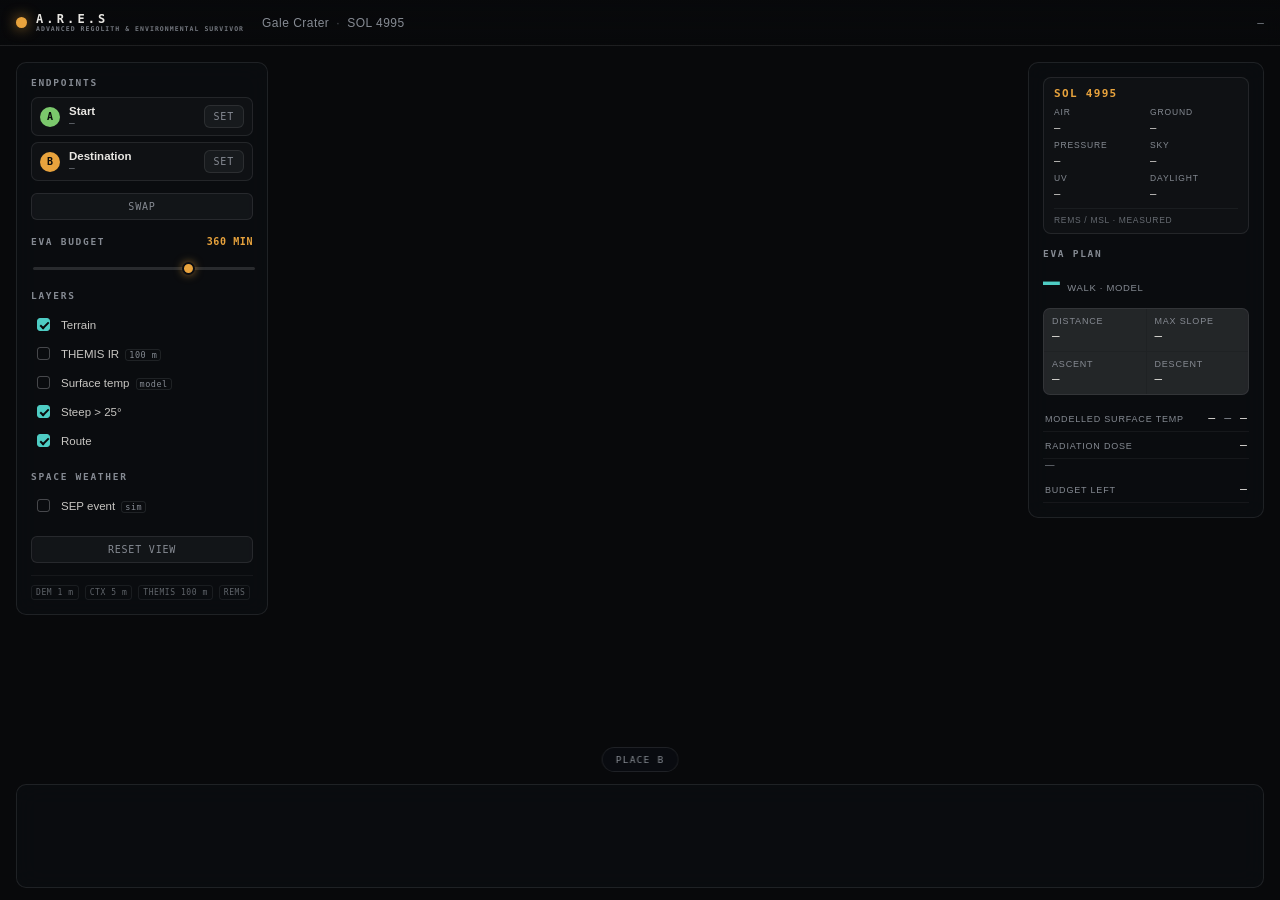
<file: index.html>
<!doctype html>
<html lang="en">
<head>
<meta charset="utf-8">
<title>A.R.E.S</title>
<meta http-equiv="refresh" content="0; url=./web/">
<link rel="canonical" href="./web/">
<style>
  html, body { margin: 0; height: 100%; }
  body {
    display: grid; place-items: center;
    background: #08090b; color: #868b93;
    font: 12px ui-monospace, Menlo, monospace;
    letter-spacing: 0.16em; text-transform: uppercase;
  }
  a { color: #e8a33d; text-decoration: none; }
</style>
</head>
<body>
<a href="./web/">A.R.E.S &middot; open</a>
</body>
</html>
</file>
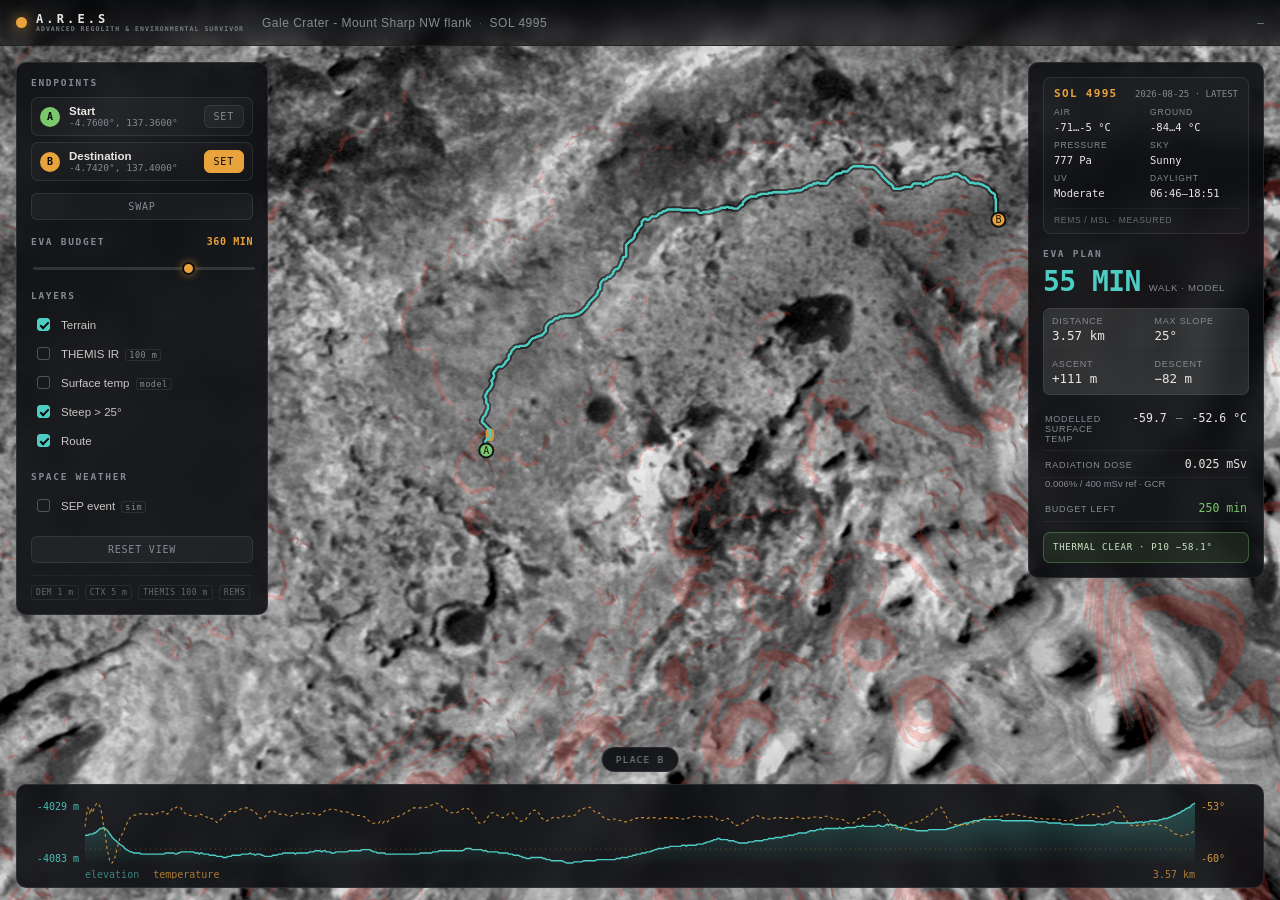
<file: web/index.html>
<!doctype html>
<html lang="en">
<head>
<meta charset="utf-8">
<meta name="viewport" content="width=device-width,initial-scale=1">
<title>A.R.E.S — Gale Crater traverse planning</title>
<meta name="description" content="A.R.E.S — Advanced Regolith &amp; Environmental Survivor. EVA traverse planning for human surface exploration on Mars.">
<link rel="stylesheet" href="css/app.css">
</head>
<body>

<canvas id="map"></canvas>

<header class="topbar">
  <div class="brand">
    <span class="mark"></span>
    <span class="brand-text">
      <b>A.R.E.S</b>
      <em>ADVANCED REGOLITH &amp; ENVIRONMENTAL SURVIVOR</em>
    </span>
  </div>
  <div class="loc"><span id="site">Gale Crater</span><span class="sep">·</span><span id="sol">SOL 4995</span></div>
  <div class="coords" id="coords">—</div>
</header>

<div id="masterwarn" class="masterwarn" hidden>
  <span class="mw-dot"></span>
  <span id="masterwarn-text">SEP EVENT &middot; SEEK SHELTER NOW</span>
</div>

<aside class="panel left">
  <section>
    <h2>Endpoints</h2>
    <div class="ep" data-ep="a">
      <span class="dot a">A</span>
      <div class="ep-txt"><b>Start</b><small id="a-lonlat">—</small></div>
      <button id="set-a" class="mini">SET</button>
    </div>
    <div class="ep" data-ep="b">
      <span class="dot b">B</span>
      <div class="ep-txt"><b>Destination</b><small id="b-lonlat">—</small></div>
      <button id="set-b" class="mini">SET</button>
    </div>
    <button id="swap" class="wide">SWAP</button>
  </section>

  <section>
    <h2>EVA budget <span class="val" id="budget-val">360 min</span></h2>
    <input id="budget" type="range" min="60" max="480" step="15" value="360">
  </section>

  <section>
    <h2>Layers</h2>
    <label class="chk"><input type="checkbox" id="lyr-terrain" checked><span>Terrain</span></label>
    <label class="chk"><input type="checkbox" id="lyr-thermal"><span>THEMIS IR <em>100 m</em></span></label>
    <label class="chk"><input type="checkbox" id="lyr-temp"><span>Surface temp <em>model</em></span></label>
    <label class="chk"><input type="checkbox" id="lyr-hazard" checked><span>Steep &gt; 25°</span></label>
    <label class="chk"><input type="checkbox" id="lyr-route" checked><span>Route</span></label>
  </section>

  <section>
    <h2>Space weather</h2>
    <label class="chk"><input type="checkbox" id="sep"><span>SEP event <em>sim</em></span></label>
  </section>

  <button id="fit" class="wide">RESET VIEW</button>

  <div class="sources">
    <span>DEM 1 m</span><span>CTX 5 m</span><span>THEMIS 100 m</span><span>REMS</span>
  </div>
</aside>

<aside class="panel right">

  <div class="sol">
    <div class="sol-head"><b id="sol-num">SOL 4995</b><span id="sol-date"></span></div>
    <div class="sol-grid">
      <div><small>air</small><b id="wx-air">—</b></div>
      <div><small>ground</small><b id="wx-ground">—</b></div>
      <div><small>pressure</small><b id="wx-press">—</b></div>
      <div><small>sky</small><b id="wx-sky">—</b></div>
      <div><small>uv</small><b id="wx-uv">—</b></div>
      <div><small>daylight</small><b id="wx-day">—</b></div>
    </div>
    <div class="sol-src">REMS / MSL · MEASURED</div>
  </div>

  <h2>EVA plan</h2>

  <div class="big"><span id="time">—</span><small>walk · model</small></div>

  <div class="grid">
    <div class="cell"><small>distance</small><b id="dist">—</b></div>
    <div class="cell"><small>max slope</small><b id="slope">—</b></div>
    <div class="cell"><small>ascent</small><b id="asc">—</b></div>
    <div class="cell"><small>descent</small><b id="desc">—</b></div>
  </div>

  <div class="row"><small>modelled surface temp</small><b><span id="tmin">—</span> <span class="arrow">–</span> <span id="tmax">—</span></b></div>
  <div class="row"><small>radiation dose</small><b id="dose">—</b></div>
  <div class="row sub"><small id="dosepct">—</small></div>
  <div class="row"><small>budget left</small><b id="budgetleft">—</b></div>

  <div id="pnr" class="alert" hidden></div>
  <div id="thermaladv" class="alert cold" hidden></div>
  <div id="warn" class="alert bad" hidden></div>
</aside>

<div id="tleg" class="legend" hidden>
  <span class="lbl">modelled surface temp</span>
  <span class="bar"></span>
  <span class="rng" id="tleg-rng">—</span>
</div>

<div id="thleg" class="legend lower" hidden>
  <span class="lbl">THEMIS IR</span>
  <span class="bar ir"></span>
  <span class="rng">100 m · relative</span>
</div>

<div id="hint" class="hint">PLACE B</div>

<footer class="profile-wrap">
  <canvas id="profile"></canvas>
</footer>

<script type="module" src="js/app.js"></script>
</body>
</html>
</file>
<file: web/css/app.css>
:root {
  --bg: #08090b;
  --panel: rgba(11, 13, 17, 0.88);
  --line: rgba(255, 255, 255, 0.09);
  --text: #e9e7e3;
  --dim: #868b93;
  --amber: #e8a33d;
  --cyan: #4ecdc4;
  --green: #7bc86c;
  --red: #e2574c;
  --mono: ui-monospace, "SF Mono", "Cascadia Mono", Menlo, Consolas, monospace;
  --sans: -apple-system, BlinkMacSystemFont, "Segoe UI", Inter, Roboto, sans-serif;
}

* { box-sizing: border-box; }

html, body {
  margin: 0;
  height: 100%;
  overflow: hidden;
  background: var(--bg);
  color: var(--text);
  font-family: var(--sans);
  -webkit-font-smoothing: antialiased;
}

#map {
  position: fixed;
  inset: 0;
  width: 100%;
  height: 100%;
  display: block;
  cursor: crosshair;
  touch-action: none;
}

/* ---------------------------------------------------------------- topbar */

.topbar {
  position: fixed;
  top: 0; left: 0; right: 0;
  height: 46px;
  display: flex;
  align-items: center;
  gap: 18px;
  padding: 0 16px;
  background: linear-gradient(to bottom, rgba(8, 9, 11, 0.94), rgba(8, 9, 11, 0.62));
  border-bottom: 1px solid var(--line);
  backdrop-filter: blur(8px);
  z-index: 20;
}

.brand {
  display: flex;
  align-items: center;
  gap: 9px;
  font-family: var(--mono);
  font-size: 12px;
  letter-spacing: 0.22em;
  font-weight: 600;
}

.mark {
  width: 11px; height: 11px;
  border-radius: 50%;
  background: var(--amber);
  box-shadow: 0 0 14px rgba(232, 163, 61, 0.75);
}

.loc {
  font-size: 12px;
  color: var(--dim);
  letter-spacing: 0.04em;
}
.loc .sep { margin: 0 7px; opacity: 0.5; }

.coords {
  margin-left: auto;
  font-family: var(--mono);
  font-size: 11px;
  color: var(--dim);
  letter-spacing: 0.02em;
  white-space: nowrap;
}

/* ---------------------------------------------------------------- panels */

.panel {
  position: fixed;
  top: 62px;
  width: 252px;
  max-height: calc(100vh - 210px);
  overflow-y: auto;
  padding: 14px;
  background: var(--panel);
  border: 1px solid var(--line);
  border-radius: 10px;
  backdrop-filter: blur(12px);
  z-index: 15;
  scrollbar-width: thin;
}

.panel.left  { left: 16px; }
.panel.right { right: 16px; width: 236px; }

.panel section { margin-bottom: 16px; }
.panel section:last-of-type { margin-bottom: 10px; }

h2 {
  margin: 0 0 9px;
  font-family: var(--mono);
  font-size: 9.5px;
  font-weight: 600;
  letter-spacing: 0.18em;
  text-transform: uppercase;
  color: var(--dim);
  display: flex;
  justify-content: space-between;
  align-items: center;
}

h2 .val {
  font-size: 10px;
  color: var(--amber);
  letter-spacing: 0.06em;
}

/* ---------------------------------------------------------------- endpoints */

.ep {
  display: flex;
  align-items: center;
  gap: 9px;
  padding: 7px 8px;
  margin-bottom: 6px;
  background: rgba(255, 255, 255, 0.025);
  border: 1px solid var(--line);
  border-radius: 7px;
}

.dot {
  width: 20px; height: 20px;
  border-radius: 50%;
  display: grid;
  place-items: center;
  font-family: var(--mono);
  font-size: 10px;
  font-weight: 700;
  color: #08090b;
  flex: none;
}
.dot.a { background: var(--green); }
.dot.b { background: var(--amber); }

.ep-txt { min-width: 0; flex: 1; }
.ep-txt b { display: block; font-size: 11.5px; font-weight: 600; }
.ep-txt small {
  display: block;
  font-family: var(--mono);
  font-size: 9.5px;
  color: var(--dim);
  white-space: nowrap;
  overflow: hidden;
  text-overflow: ellipsis;
}

button {
  font-family: var(--mono);
  font-size: 10px;
  letter-spacing: 0.08em;
  color: var(--dim);
  background: rgba(255, 255, 255, 0.04);
  border: 1px solid var(--line);
  border-radius: 6px;
  padding: 5px 9px;
  cursor: pointer;
  transition: 0.14s;
}
button:hover { color: var(--text); border-color: rgba(255, 255, 255, 0.22); }
button.mini { flex: none; }
button.mini.on {
  color: #08090b;
  background: var(--amber);
  border-color: var(--amber);
}
button.wide { width: 100%; margin-top: 6px; padding: 7px; }

/* ---------------------------------------------------------------- range */

input[type="range"] {
  -webkit-appearance: none;
  appearance: none;
  width: 100%;
  height: 3px;
  background: rgba(255, 255, 255, 0.13);
  border-radius: 2px;
  outline: none;
}
input[type="range"]::-webkit-slider-thumb {
  -webkit-appearance: none;
  width: 13px; height: 13px;
  border-radius: 50%;
  background: var(--amber);
  border: 2px solid #0b0d11;
  box-shadow: 0 0 8px rgba(232, 163, 61, 0.6);
  cursor: pointer;
}
input[type="range"]::-moz-range-thumb {
  width: 11px; height: 11px;
  border-radius: 50%;
  background: var(--amber);
  border: 2px solid #0b0d11;
  cursor: pointer;
}

.scale {
  display: flex;
  justify-content: space-between;
  margin-top: 4px;
  font-family: var(--mono);
  font-size: 9px;
  color: rgba(134, 139, 147, 0.7);
}

/* ---------------------------------------------------------------- layers */

.chk {
  display: flex;
  align-items: center;
  gap: 8px;
  padding: 5px 2px;
  font-size: 11.5px;
  cursor: pointer;
  color: #c8c6c2;
}
.chk input {
  appearance: none;
  width: 13px; height: 13px;
  border: 1px solid rgba(255, 255, 255, 0.25);
  border-radius: 3px;
  background: transparent;
  cursor: pointer;
  flex: none;
  position: relative;
}
.chk input:checked {
  background: var(--cyan);
  border-color: var(--cyan);
}
.chk input:checked::after {
  content: "";
  position: absolute;
  left: 3.5px; top: 0.5px;
  width: 3px; height: 7px;
  border: solid #08090b;
  border-width: 0 2px 2px 0;
  transform: rotate(45deg);
}

/* ---------------------------------------------------------------- results */

.big {
  display: flex;
  align-items: baseline;
  gap: 8px;
  margin: 2px 0 12px;
}
.big span {
  font-family: var(--mono);
  font-size: 30px;
  font-weight: 600;
  letter-spacing: -0.02em;
  line-height: 1;
  color: var(--cyan);
}
.big small {
  font-size: 9.5px;
  letter-spacing: 0.1em;
  text-transform: uppercase;
  color: var(--dim);
}

.grid {
  display: grid;
  grid-template-columns: 1fr 1fr;
  gap: 1px;
  background: var(--line);
  border: 1px solid var(--line);
  border-radius: 7px;
  overflow: hidden;
  margin-bottom: 10px;
}
.cell {
  background: rgba(255, 255, 255, 0.018);
  padding: 7px 8px;
}
.cell small, .row small {
  display: block;
  font-size: 9px;
  letter-spacing: 0.09em;
  text-transform: uppercase;
  color: var(--dim);
}
.cell b {
  font-family: var(--mono);
  font-size: 12.5px;
  font-weight: 500;
  color: var(--text);
}

.row {
  display: flex;
  justify-content: space-between;
  align-items: baseline;
  gap: 8px;
  padding: 6px 2px;
  border-bottom: 1px solid rgba(255, 255, 255, 0.05);
}
.row b {
  font-family: var(--mono);
  font-size: 11.5px;
  font-weight: 500;
  white-space: nowrap;
}
.row.sub {
  padding-top: 0;
  border-bottom: none;
}
.row.sub small { text-transform: none; letter-spacing: 0; font-size: 9.5px; }
.arrow { color: var(--dim); margin: 0 2px; }

.alert {
  margin-top: 10px;
  padding: 8px 9px;
  border-radius: 7px;
  font-family: var(--mono);
  font-size: 9.5px;
  line-height: 1.5;
  letter-spacing: 0.02em;
  color: #ffd8d3;
  background: rgba(226, 87, 76, 0.12);
  border: 1px solid rgba(226, 87, 76, 0.45);
}
.alert.bad { color: #ffc9c2; }

.foot {
  display: flex;
  justify-content: space-between;
  margin-top: 12px;
  padding-top: 8px;
  border-top: 1px solid rgba(255, 255, 255, 0.05);
}
.foot small {
  font-size: 9px;
  letter-spacing: 0.09em;
  text-transform: uppercase;
  color: var(--dim);
}
.foot b { font-family: var(--mono); font-size: 10px; color: var(--dim); font-weight: 400; }

/* ---------------------------------------------------------------- hint + profile */

.hint {
  position: fixed;
  bottom: 128px;
  left: 50%;
  transform: translateX(-50%);
  padding: 6px 13px;
  border-radius: 20px;
  background: rgba(11, 13, 17, 0.9);
  border: 1px solid var(--line);
  font-family: var(--mono);
  font-size: 9.5px;
  letter-spacing: 0.13em;
  text-transform: uppercase;
  color: var(--dim);
  pointer-events: none;
  z-index: 14;
  backdrop-filter: blur(6px);
}

.profile-wrap {
  position: fixed;
  left: 16px; right: 16px; bottom: 12px;
  height: 104px;
  padding: 8px 10px;
  background: var(--panel);
  border: 1px solid var(--line);
  border-radius: 10px;
  backdrop-filter: blur(12px);
  z-index: 15;
}

#profile { width: 100%; height: 100%; display: block; }

/* ---------------------------------------------------------------- legend */

.legend {
  position: fixed;
  left: 16px;
  bottom: 128px;
  display: flex;
  align-items: center;
  gap: 9px;
  padding: 7px 11px;
  background: rgba(11, 13, 17, 0.9);
  border: 1px solid var(--line);
  border-radius: 8px;
  backdrop-filter: blur(8px);
  z-index: 14;
}
.legend .lbl {
  font-family: var(--mono);
  font-size: 9px;
  letter-spacing: 0.13em;
  text-transform: uppercase;
  color: var(--dim);
}
.legend .bar {
  width: 96px;
  height: 7px;
  border-radius: 4px;
  background: linear-gradient(to right, #263e7a, #3a769e, #7aa894, #d0c27a, #d08656, #a6423a);
}
.legend .rng {
  font-family: var(--mono);
  font-size: 9.5px;
  color: #c8c6c2;
  white-space: nowrap;
}

/* author display rules must not defeat the hidden attribute */
[hidden] { display: none !important; }

/* ---------------------------------------------------------------- sol card */

.sol {
  margin-bottom: 14px;
  padding: 9px 10px 8px;
  background: rgba(255, 255, 255, 0.025);
  border: 1px solid var(--line);
  border-radius: 8px;
}
.sol-head {
  display: flex;
  justify-content: space-between;
  align-items: baseline;
  margin-bottom: 7px;
}
.sol-head b {
  font-family: var(--mono);
  font-size: 11px;
  letter-spacing: 0.12em;
  color: var(--amber);
}
.sol-head span {
  font-family: var(--mono);
  font-size: 9px;
  color: var(--dim);
}
.sol-grid {
  display: grid;
  grid-template-columns: 1fr 1fr;
  gap: 5px 8px;
}
.sol-grid small {
  display: block;
  font-size: 8.5px;
  letter-spacing: 0.1em;
  text-transform: uppercase;
  color: var(--dim);
}
.sol-grid b {
  font-family: var(--mono);
  font-size: 10.5px;
  font-weight: 500;
}
.sol-src {
  margin-top: 7px;
  padding-top: 6px;
  border-top: 1px solid rgba(255, 255, 255, 0.05);
  font-size: 8.5px;
  letter-spacing: 0.08em;
  text-transform: uppercase;
  color: rgba(134, 139, 147, 0.75);
}

.chk em {
  font-style: normal;
  font-family: var(--mono);
  font-size: 8.5px;
  letter-spacing: 0.06em;
  color: var(--dim);
  border: 1px solid var(--line);
  border-radius: 3px;
  padding: 0 3px;
  margin-left: 3px;
}

.alert.cold {
  color: #ffe0b4;
  background: rgba(232, 163, 61, 0.1);
  border-color: rgba(232, 163, 61, 0.42);
}

.legend.lower { bottom: 168px; }
.legend .bar.ir {
  background: linear-gradient(to right, #1a1e2e, #3a3e60, #785c60, #bc8454, #ecbe78, #fcf4e2);
}

.alert.clear {
  color: #cfe8c8;
  background: rgba(123, 200, 108, 0.1);
  border-color: rgba(123, 200, 108, 0.34);
}

/* ---------------------------------------------------------------- A.R.E.S */

.brand-text { display: flex; flex-direction: column; gap: 1px; }
.brand-text b {
  font-family: var(--mono);
  font-size: 12px;
  letter-spacing: 0.26em;
  font-weight: 600;
  line-height: 1;
}
.brand-text em {
  font-style: normal;
  font-family: var(--mono);
  font-size: 6.5px;
  letter-spacing: 0.16em;
  color: rgba(134, 139, 147, 0.85);
  line-height: 1;
  white-space: nowrap;
}

.sources {
  display: flex;
  flex-wrap: wrap;
  gap: 4px 6px;
  margin-top: 12px;
  padding-top: 9px;
  border-top: 1px solid rgba(255, 255, 255, 0.05);
}
.sources span {
  font-family: var(--mono);
  font-size: 8px;
  letter-spacing: 0.07em;
  color: rgba(134, 139, 147, 0.7);
  border: 1px solid rgba(255, 255, 255, 0.07);
  border-radius: 3px;
  padding: 2px 4px;
  white-space: nowrap;
}

/* tighter, console-style alerts */
.alert {
  font-size: 9px;
  letter-spacing: 0.08em;
  text-transform: uppercase;
  line-height: 1.45;
}

/* keep the headline readout on one line */
.big { flex-wrap: nowrap; }
.big span { font-size: 28px; white-space: nowrap; }
.big small { white-space: nowrap; letter-spacing: 0.07em; }

/* ---------------------------------------------------------------- master warning */

.masterwarn {
  position: fixed;
  top: 46px;
  left: 0;
  right: 0;
  height: 50px;
  display: flex;
  align-items: center;
  justify-content: center;
  gap: 13px;
  background:
    repeating-linear-gradient(
      135deg,
      rgba(205, 34, 24, 0.40) 0 14px,
      rgba(120, 12, 10, 0.20) 14px 28px
    ),
    #260303;
  border-top: 1px solid rgba(255, 74, 61, 0.85);
  border-bottom: 1px solid rgba(255, 74, 61, 0.85);
  box-shadow:
    0 0 38px rgba(200, 26, 18, 0.55),
    inset 0 0 26px rgba(180, 20, 14, 0.45);
  backdrop-filter: blur(6px);
  z-index: 19;
  font-family: var(--mono);
  font-size: 14px;
  font-weight: 700;
  letter-spacing: 0.18em;
  text-transform: uppercase;
  color: #ffffff;
  text-shadow: 0 0 16px rgba(255, 80, 60, 0.9), 0 1px 2px rgba(0, 0, 0, 0.95);
  white-space: nowrap;
}

.mw-dot {
  width: 11px;
  height: 11px;
  border-radius: 50%;
  background: #ff4a3d;
  box-shadow: 0 0 14px rgba(255, 74, 61, 1);
  animation: mw-pulse 1.1s ease-in-out infinite;
  flex: none;
}

@keyframes mw-pulse {
  0%, 100% {
    box-shadow: 0 0 14px rgba(255, 74, 61, 1), 0 0 0 0 rgba(255, 74, 61, 0);
  }
  50% {
    box-shadow: 0 0 14px rgba(255, 74, 61, 1), 0 0 0 6px rgba(255, 74, 61, 0.22);
  }
}

/* the whole frame reads as an alarm state */
body.sep-on::after {
  content: "";
  position: fixed;
  inset: 0;
  pointer-events: none;
  z-index: 14;
  box-shadow: inset 0 0 170px rgba(190, 22, 16, 0.32);
}

body.sep-on .panel { top: 112px; max-height: calc(100vh - 262px); }

@media (prefers-reduced-motion: reduce) {
  .mw-dot { animation: none; }
}
</file>
